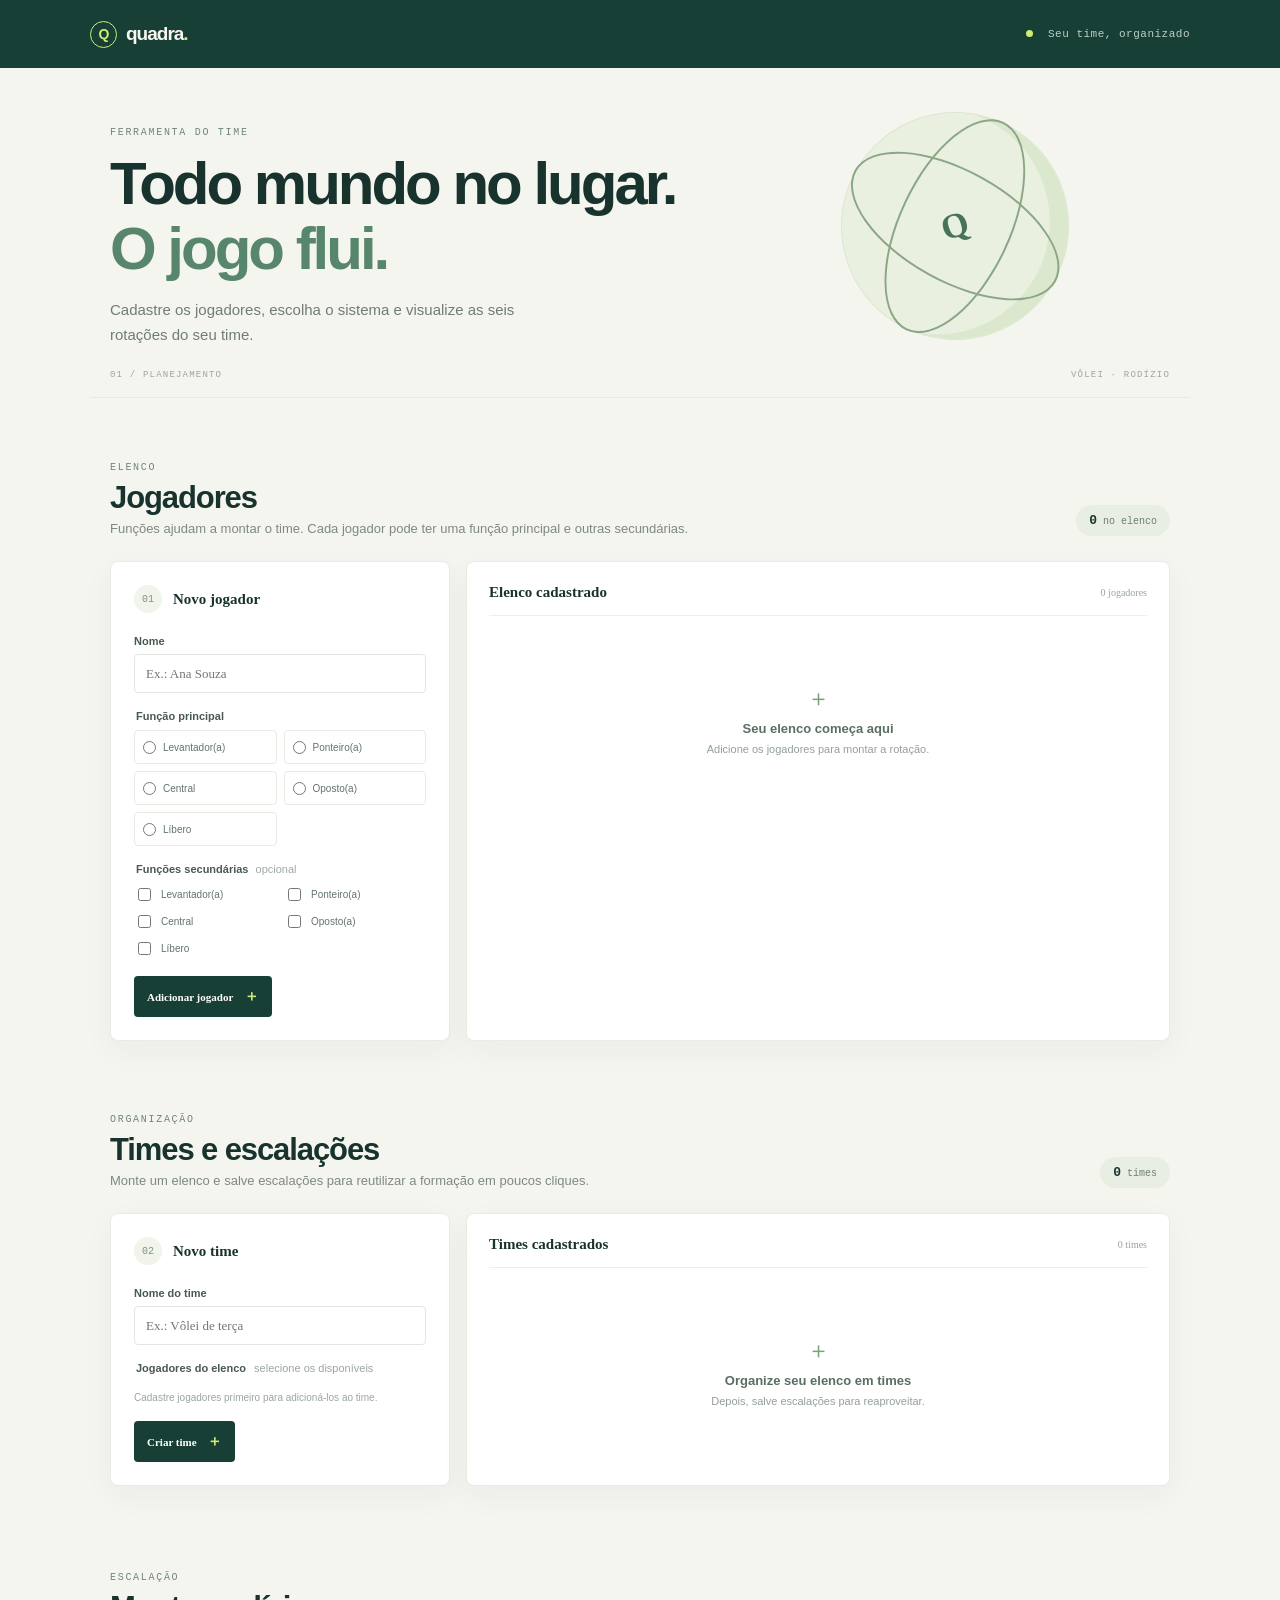
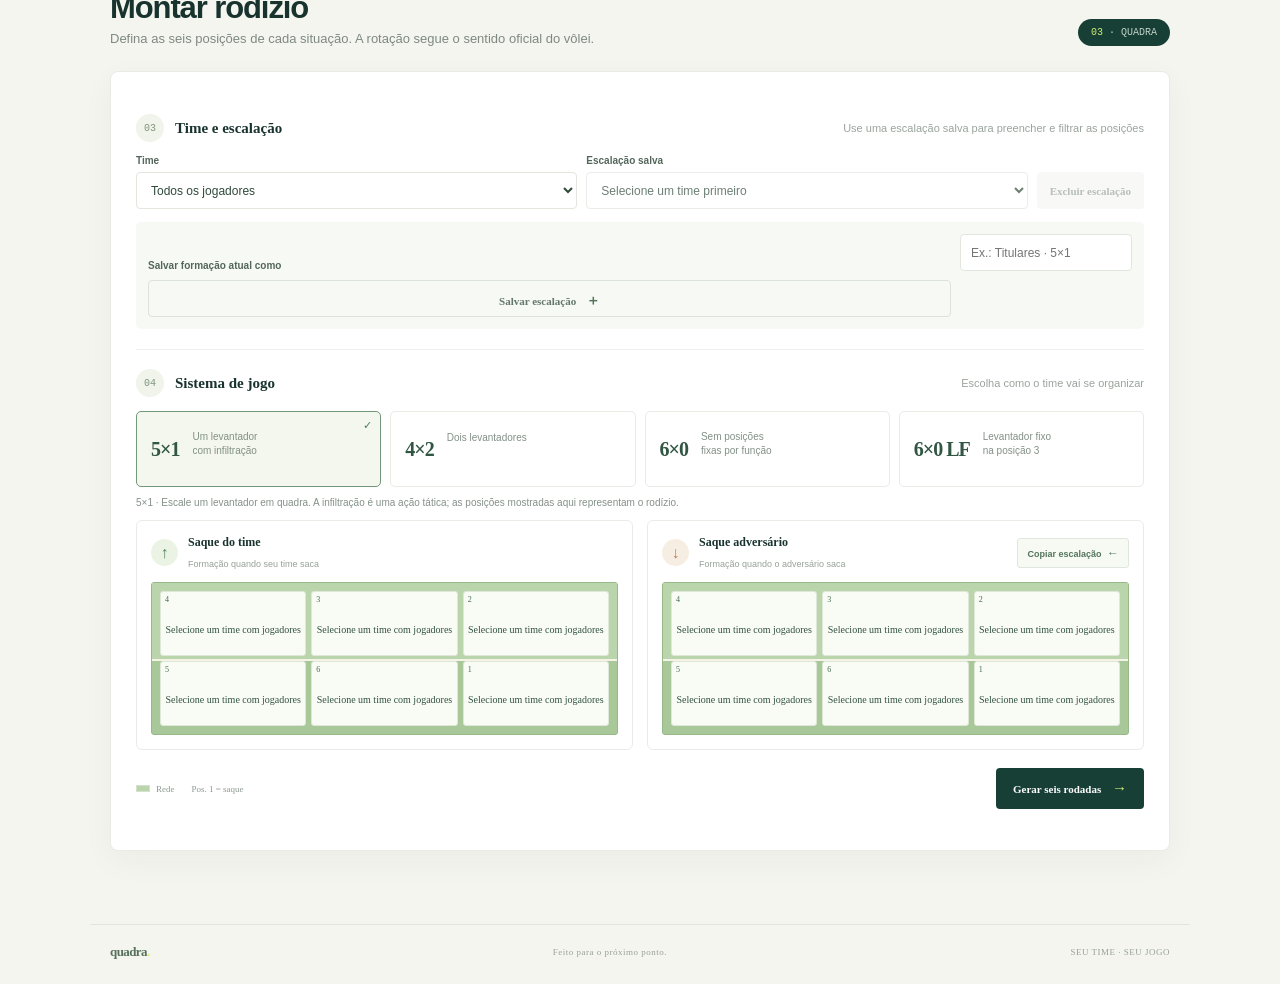
<file: index.html>
<!doctype html>
<html lang="pt-BR">
<head>
  <meta charset="utf-8">
  <meta name="viewport" content="width=device-width, initial-scale=1">
  <meta name="theme-color" content="#102c27">
  <title>Quadra — Rodízio de vôlei</title>
  <link rel="stylesheet" href="styles.css">
</head>
<body>
  <header class="topbar">
    <a class="brand" href="#inicio" aria-label="Quadra, início"><span class="brand-mark">Q</span><span>quadra<span class="brand-dot">.</span></span></a>
    <div class="topbar-note"><span class="live-dot"></span> Seu time, organizado</div>
  </header>

  <main id="inicio">
    <section class="hero">
      <div class="hero-copy">
        <span class="eyebrow">FERRAMENTA DO TIME</span>
        <h1>Todo mundo no lugar.<br><em>O jogo flui.</em></h1>
        <p>Cadastre os jogadores, escolha o sistema e visualize as seis rotações do seu time.</p>
      </div>
      <div class="hero-ball" aria-hidden="true"><span>Q</span></div>
      <div class="hero-foot"><span>01 / PLANEJAMENTO</span><span>VÔLEI · RODÍZIO</span></div>
    </section>

    <section class="section players-section" id="jogadores">
      <div class="section-heading">
        <div><span class="eyebrow">ELENCO</span><h2>Jogadores</h2><p>Funções ajudam a montar o time. Cada jogador pode ter uma função principal e outras secundárias.</p></div>
        <span class="count-pill"><b id="player-count">0</b> no elenco</span>
      </div>
      <div class="players-layout">
        <form id="player-form" class="panel player-form">
          <div class="panel-title"><span class="step-number">01</span><h3 id="form-title">Novo jogador</h3></div>
          <label for="player-name">Nome</label>
          <input id="player-name" name="name" type="text" maxlength="40" placeholder="Ex.: Ana Souza" required>
          <fieldset class="primary-field"><legend>Função principal</legend>
            <div class="primary-role-grid">
              <label class="role-option"><input type="radio" name="primary" value="Levantador(a)" required><span>Levantador(a)</span></label>
              <label class="role-option"><input type="radio" name="primary" value="Ponteiro(a)" required><span>Ponteiro(a)</span></label>
              <label class="role-option"><input type="radio" name="primary" value="Central" required><span>Central</span></label>
              <label class="role-option"><input type="radio" name="primary" value="Oposto(a)" required><span>Oposto(a)</span></label>
              <label class="role-option"><input type="radio" name="primary" value="Líbero" required><span>Líbero</span></label>
            </div>
          </fieldset>
          <fieldset class="secondary-field"><legend>Funções secundárias <span>opcional</span></legend>
            <div class="check-grid">
              <label class="check-option"><input type="checkbox" name="secondary" value="Levantador(a)"><span>Levantador(a)</span></label>
              <label class="check-option"><input type="checkbox" name="secondary" value="Ponteiro(a)"><span>Ponteiro(a)</span></label>
              <label class="check-option"><input type="checkbox" name="secondary" value="Central"><span>Central</span></label>
              <label class="check-option"><input type="checkbox" name="secondary" value="Oposto(a)"><span>Oposto(a)</span></label>
              <label class="check-option"><input type="checkbox" name="secondary" value="Líbero"><span>Líbero</span></label>
            </div>
          </fieldset>
          <div class="form-actions"><button class="button button-primary" type="submit" id="save-player">Adicionar jogador <span>＋</span></button><button class="button button-quiet hidden" id="cancel-edit" type="button">Cancelar</button></div>
        </form>
        <div class="roster panel"><div class="roster-head"><h3>Elenco cadastrado</h3><span id="roster-total">0 jogadores</span></div><div id="player-list" class="player-list"></div><div id="empty-roster" class="empty-state"><span class="empty-icon">＋</span><b>Seu elenco começa aqui</b><span>Adicione os jogadores para montar a rotação.</span></div></div>
      </div>
    </section>

    <section class="section teams-section" id="times">
      <div class="section-heading">
        <div><span class="eyebrow">ORGANIZAÇÃO</span><h2>Times e escalações</h2><p>Monte um elenco e salve escalações para reutilizar a formação em poucos cliques.</p></div>
        <span class="count-pill"><b id="team-count">0</b> times</span>
      </div>
      <div class="players-layout">
        <form id="team-form" class="panel player-form">
          <div class="panel-title"><span class="step-number">02</span><h3 id="team-form-title">Novo time</h3></div>
          <label for="team-name">Nome do time</label>
          <input id="team-name" type="text" maxlength="40" placeholder="Ex.: Vôlei de terça" required>
          <fieldset class="team-members-field"><legend>Jogadores do elenco <span>selecione os disponíveis</span></legend><div id="team-player-list" class="team-player-list"></div><p id="no-players-hint" class="small-hint">Cadastre jogadores primeiro para adicioná-los ao time.</p></fieldset>
          <div class="form-actions"><button class="button button-primary" type="submit" id="save-team">Criar time <span>＋</span></button><button class="button button-quiet hidden" id="cancel-team-edit" type="button">Cancelar</button></div>
        </form>
        <div class="roster panel"><div class="roster-head"><h3>Times cadastrados</h3><span id="team-total">0 times</span></div><div id="team-list" class="team-list"></div><div id="empty-teams" class="empty-state"><span class="empty-icon">＋</span><b>Organize seu elenco em times</b><span>Depois, salve escalações para reaproveitar.</span></div></div>
      </div>
    </section>

    <section class="section rotation-section" id="rodizio">
      <div class="section-heading">
        <div><span class="eyebrow">ESCALAÇÃO</span><h2>Montar rodízio</h2><p>Defina as seis posições de cada situação. A rotação segue o sentido oficial do vôlei.</p></div>
        <span class="count-pill count-dark">03 <span>· QUADRA</span></span>
      </div>
      <div class="panel setup-panel">
        <div class="selection-panel">
          <div class="system-head"><div class="panel-title"><span class="step-number">03</span><h3>Time e escalação</h3></div><span class="helper">Use uma escalação salva para preencher e filtrar as posições</span></div>
          <div class="selection-controls">
            <label for="active-team">Time<select id="active-team"><option value="">Todos os jogadores</option></select></label>
            <label for="active-lineup">Escalação salva<select id="active-lineup"><option value="">Elenco completo do time</option></select></label>
            <button id="delete-saved-lineup" class="button button-quiet" type="button" disabled>Excluir escalação</button>
          </div>
          <form id="save-lineup-form" class="save-lineup-form"><label for="saved-lineup-name">Salvar formação atual como</label><input id="saved-lineup-name" type="text" maxlength="40" placeholder="Ex.: Titulares · 5×1"><button class="button button-outline" type="submit">Salvar escalação <span>＋</span></button></form>
        </div>
        <div class="system-head"><div class="panel-title"><span class="step-number">04</span><h3>Sistema de jogo</h3></div><span class="helper">Escolha como o time vai se organizar</span></div>
        <div class="systems" role="radiogroup" aria-label="Sistema de jogo">
          <label class="system-card selected"><input type="radio" name="system" value="5x1" checked><span class="system-name">5×1</span><span class="system-desc">Um levantador<br>com infiltração</span><span class="system-check">✓</span></label>
          <label class="system-card"><input type="radio" name="system" value="4x2"><span class="system-name">4×2</span><span class="system-desc">Dois levantadores</span><span class="system-check">✓</span></label>
          <label class="system-card"><input type="radio" name="system" value="6x0"><span class="system-name">6×0</span><span class="system-desc">Sem posições<br>fixas por função</span><span class="system-check">✓</span></label>
          <label class="system-card"><input type="radio" name="system" value="6x0 LF"><span class="system-name">6×0 LF</span><span class="system-desc">Levantador fixo<br>na posição 3</span><span class="system-check">✓</span></label>
        </div>
        <div class="system-hint" id="system-hint"></div>
        <div class="lineup-grid">
          <div class="lineup-block"><div class="lineup-heading"><span class="serve-icon own">↑</span><div><h4>Saque do time</h4><span>Formação quando seu time saca</span></div></div><div class="court" id="court-own" aria-label="Formação do saque do time"></div></div>
          <div class="lineup-block"><div class="lineup-heading"><span class="serve-icon receive">↓</span><div><h4>Saque adversário</h4><span>Formação quando o adversário saca</span></div><button id="copy-lineup" class="copy-lineup" type="button" title="Copiar as posições do saque do time">Copiar escalação <span>←</span></button></div><div class="court" id="court-receive" aria-label="Formação do saque adversário"></div></div>
        </div>
        <div class="setup-footer"><div class="court-key"><span><i class="front-key"></i> Rede</span><span>Pos. 1 = saque</span></div><button id="generate" class="button button-primary button-generate">Gerar seis rodadas <span>→</span></button></div>
        <p class="validation-message" id="validation-message" role="status"></p>
      </div>
    </section>

    <section class="section results-section hidden" id="resultados">
      <div class="section-heading result-heading"><div><span class="eyebrow">MAPA DE JOGO</span><h2>As seis rodadas</h2><p id="result-subtitle">Confira a posição de cada jogador em cada rodada.</p></div><button id="clear-results" class="button button-outline">Limpar escalação</button></div>
      <div class="results-tabs" role="tablist"><button class="result-tab active" data-side="own" role="tab">Saque do time</button><button class="result-tab" data-side="receive" role="tab">Saque adversário</button></div>
      <div class="substitution-panel">
        <div class="substitution-heading"><div><h3>Planejar substituições</h3><p>O titular e seu reserva formam um par. O titular pode voltar uma vez, somente no lugar do mesmo reserva.</p></div><span class="substitution-count"><b id="substitution-count">0</b> / 8 trocas</span></div>
        <form id="substitution-form" class="substitution-form">
          <label for="substitution-round">Rodada<select id="substitution-round"><option value="1">R1</option><option value="2">R2</option><option value="3">R3</option><option value="4">R4</option><option value="5">R5</option><option value="6">R6</option></select></label>
          <label for="substitution-out">Quem sai<select id="substitution-out"><option value="">Escolha um jogador</option></select></label>
          <label for="substitution-in">Quem entra<select id="substitution-in"><option value="">Escolha um reserva</option></select></label>
          <button class="button button-primary" type="submit">Registrar troca <span>＋</span></button>
        </form>
        <p id="substitution-message" class="substitution-message" role="status"></p>
        <div id="substitution-list" class="substitution-list"></div>
      </div>
      <div class="rotation-cards" id="rotation-cards"></div>
      <div class="rotation-note"><span>↻</span><p>Ao conquistar o saque, o time roda uma posição no sentido horário. A posição 1 fica no fundo à direita; a rede fica entre as posições 2, 3 e 4.</p></div>
    </section>
    <footer><span class="brand-small">quadra<span class="brand-dot">.</span></span><span>Feito para o próximo ponto.</span><span>SEU TIME · SEU JOGO</span></footer>
  </main>
  <script src="app.js"></script>
</body>
</html>
</file>
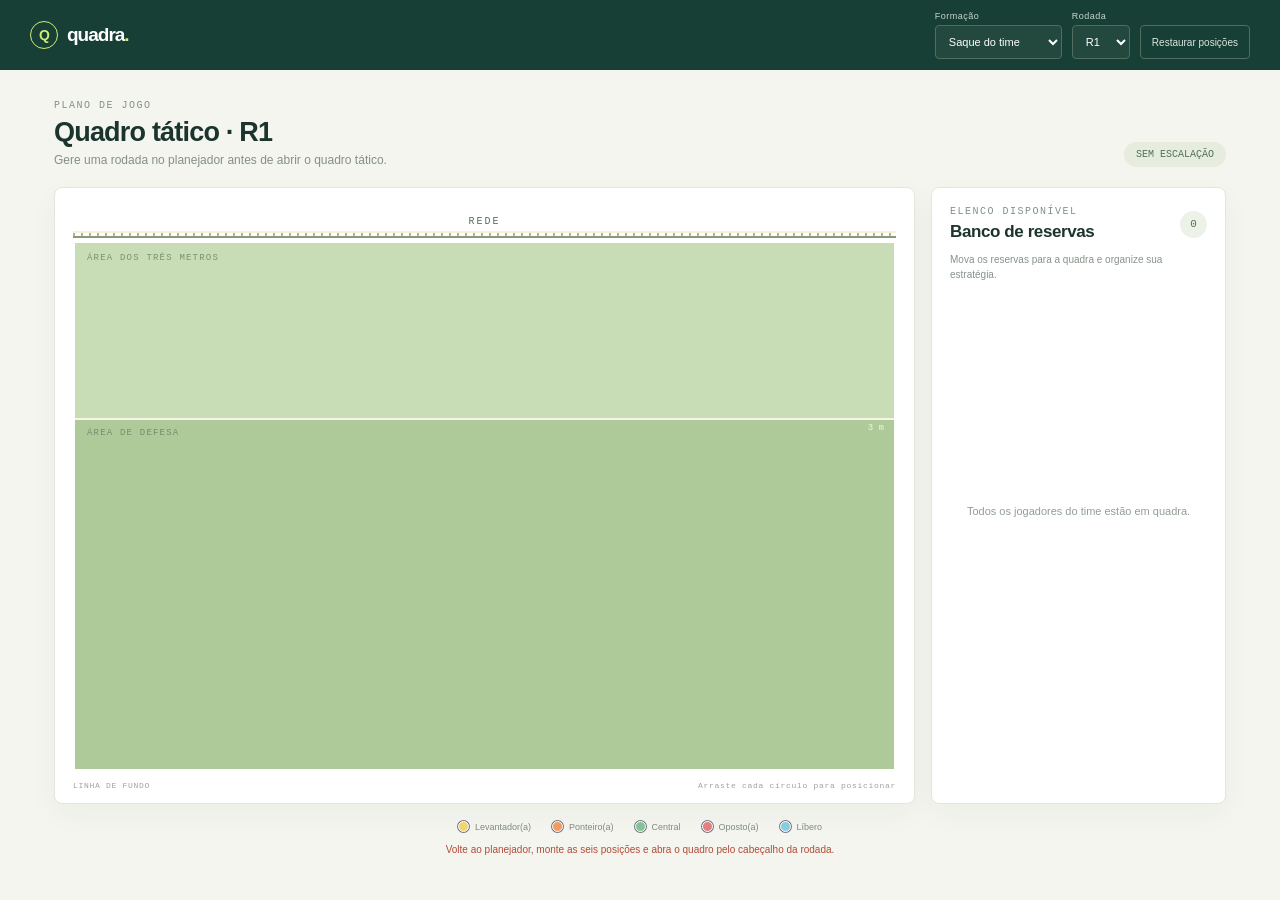
<file: quadro-tatico.html>
<!doctype html>
<html lang="pt-BR">
<head>
  <meta charset="utf-8">
  <meta name="viewport" content="width=device-width, initial-scale=1, viewport-fit=cover">
  <meta name="theme-color" content="#102c27">
  <title>Quadro tático · Quadra</title>
  <link rel="stylesheet" href="quadro-tatico.css">
</head>
<body>
  <header class="tactical-header">
    <a class="brand" href="index.html"><span class="brand-mark">Q</span><span>quadra<span class="brand-dot">.</span></span></a>
    <div class="tactical-controls">
      <label for="tactical-side">Formação<select id="tactical-side"><option value="own">Saque do time</option><option value="receive">Saque adversário</option></select></label>
      <label for="tactical-round">Rodada<select id="tactical-round"><option value="1">R1</option><option value="2">R2</option><option value="3">R3</option><option value="4">R4</option><option value="5">R5</option><option value="6">R6</option></select></label>
      <button id="reset-layout" class="reset-layout" type="button">Restaurar posições</button>
    </div>
  </header>
  <main class="tactical-main">
    <section class="board-heading">
      <div><span class="eyebrow">PLANO DE JOGO</span><h1 id="board-title">Quadro tático · R1</h1><p id="board-subtitle">Arraste os jogadores para organizar o time.</p></div>
      <span class="system-pill" id="system-pill">—</span>
    </section>
    <div class="board-layout">
      <section class="court-panel" aria-label="Quadra tática">
        <div class="net"><span>REDE</span><i aria-hidden="true"></i></div>
        <div class="half-court" id="half-court">
          <div class="three-meter-area"><span>ÁREA DOS TRÊS METROS</span></div>
          <div class="defense-area"><span>ÁREA DE DEFESA</span></div>
          <div class="three-meter-line"><span>3 m</span></div>
          <div class="court-players" id="court-players" aria-label="Jogadores em quadra"></div>
        </div>
        <div class="court-footer"><span>LINHA DE FUNDO</span><span>Arraste cada círculo para posicionar</span></div>
      </section>
      <aside class="bench-panel" id="bench-panel" aria-label="Banco de reservas">
        <div class="bench-heading"><div><span class="eyebrow">ELENCO DISPONÍVEL</span><h2>Banco de reservas</h2></div><span class="bench-count" id="bench-count">0</span></div>
        <p class="bench-help">Mova os reservas para a quadra e organize sua estratégia.</p>
        <div class="bench-list" id="bench-list"></div>
        <div id="empty-bench" class="bench-empty hidden">Todos os jogadores do time estão em quadra.</div>
      </aside>
    </div>
    <div class="board-legend"><span><i class="legend-dot role-setter"></i> Levantador(a)</span><span><i class="legend-dot role-outside"></i> Ponteiro(a)</span><span><i class="legend-dot role-middle"></i> Central</span><span><i class="legend-dot role-opposite"></i> Oposto(a)</span><span><i class="legend-dot role-libero"></i> Líbero</span></div>
    <p id="board-status" class="board-status" role="status"></p>
  </main>
  <script src="quadro-tatico.js"></script>
</body>
</html>
</file>
<file: styles.css>
:root{--ink:#18332e;--green:#173f35;--green2:#2f765d;--lime:#cfed76;--paper:#f5f5ef;--white:#fff;--muted:#77847d;--line:#e7e9e2;--orange:#e29a59;--shadow:0 10px 32px #18332e0b}*{box-sizing:border-box}html{scroll-behavior:smooth}body{margin:0;background:var(--paper);color:var(--ink);font-family:'DM Sans',sans-serif;font-size:15px}.topbar{height:68px;padding:0 max(calc((100vw - 1100px)/2),28px);display:flex;align-items:center;justify-content:space-between;background:var(--green);color:#f8f8f0}.brand{display:flex;align-items:center;gap:9px;color:inherit;text-decoration:none;font:800 19px Manrope,sans-serif;letter-spacing:-1px}.brand-mark{width:27px;height:27px;border:1.5px solid var(--lime);border-radius:50%;display:grid;place-items:center;color:var(--lime);font-size:14px}.brand-dot{color:var(--lime)}.topbar-note{font:11px 'DM Mono',monospace;letter-spacing:.5px;color:#bed0c7}.live-dot{display:inline-block;width:7px;height:7px;background:var(--lime);border-radius:50%;margin-right:8px}.hero{position:relative;max-width:1100px;margin:0 auto;min-height:330px;padding:59px 20px 42px;overflow:hidden;border-bottom:1px solid var(--line)}.eyebrow{display:block;color:#708578;font:500 10px 'DM Mono',monospace;letter-spacing:1.7px}.hero h1{font:700 clamp(39px,6vw,60px)/1.08 Manrope,sans-serif;letter-spacing:-3px;margin:14px 0 15px;color:var(--ink)}.hero h1 em{font-style:normal;color:#57866c}.hero p{max-width:455px;color:#6f7d76;line-height:1.7;margin:0;font-size:15px}.hero-ball{position:absolute;right:11%;top:44px;width:228px;height:228px;border-radius:50%;background:#eaf0df;border:1px solid #dce7ce;display:grid;place-items:center;transform:rotate(-18deg);box-shadow:inset -16px -10px 0 #dce8ce}.hero-ball:before,.hero-ball:after{content:'';position:absolute;width:100%;height:48%;border:2px solid #8aa685;border-radius:50%;transform:rotate(47deg)}.hero-ball:after{transform:rotate(-47deg)}.hero-ball span{font:800 35px Manrope;color:#477358;z-index:1}.hero-foot{position:absolute;bottom:17px;left:20px;right:20px;display:flex;justify-content:space-between;color:#9aa69e;font:9px 'DM Mono',monospace;letter-spacing:1.2px}.section{max-width:1100px;margin:0 auto;padding:64px 20px 18px}.section-heading{display:flex;align-items:flex-end;justify-content:space-between;margin-bottom:25px}.section-heading h2{font:700 31px Manrope,sans-serif;letter-spacing:-1.1px;margin:7px 0 5px}.section-heading p{margin:0;color:#7d8982;font-size:13px}.count-pill{background:#e9eee5;border-radius:20px;padding:8px 13px;color:#6c7f71;font:10px 'DM Mono',monospace}.count-pill b{color:var(--ink);font-size:13px}.players-layout{display:grid;grid-template-columns:340px 1fr;gap:16px}.panel{background:white;border:1px solid #e9ebe5;border-radius:8px;box-shadow:var(--shadow)}.player-form{padding:23px}.panel-title{display:flex;align-items:center;gap:11px;margin-bottom:22px}.step-number{font:10px 'DM Mono',monospace;color:#80957e;background:#f0f4eb;border-radius:50%;width:28px;height:28px;display:grid;place-items:center}.panel-title h3,.roster-head h3{font:700 15px Manrope;margin:0}.player-form>label{display:block;font-size:11px;font-weight:700;margin:0 0 7px;color:#485a50}.player-form>input,.player-form>select{width:100%;height:39px;border:1px solid #e2e6df;border-radius:4px;background:#fff;padding:0 11px;font:13px 'DM Sans';color:#253e33;margin-bottom:17px;outline:none}.player-form input:focus,.player-form select:focus{border-color:#70a07b;box-shadow:0 0 0 3px #70a07b1a}.secondary-field{border:0;margin:0 0 18px;padding:0}.secondary-field legend{font-size:11px;font-weight:700;color:#485a50;margin-bottom:10px}.secondary-field legend span{font-weight:400;color:#a0aaa2;margin-left:4px}.check-grid{display:grid;grid-template-columns:1fr 1fr;gap:8px}.check-option{display:flex;align-items:center;gap:7px;font-size:10px;color:#63746a}.check-option input{accent-color:#3d7558}.form-actions{display:flex;gap:7px;align-items:center}.button{border:0;border-radius:4px;padding:11px 13px;cursor:pointer;font:600 11px 'DM Sans';transition:transform .15s,background .15s}.button:hover{transform:translateY(-1px)}.button-primary{background:var(--green);color:#fff}.button-primary:hover{background:#235747}.button-primary span{font-size:15px;margin-left:8px;color:var(--lime)}.button-quiet{background:#f0f2ed;color:#617268}.roster{padding:22px;min-height:260px}.roster-head{display:flex;align-items:center;justify-content:space-between;border-bottom:1px solid #edf0ea;padding-bottom:14px}.roster-head>span{font:10px 'DM Mono';color:#98a49b}.player-list{display:grid;grid-template-columns:1fr 1fr;gap:8px;padding-top:14px}.player-card{display:flex;align-items:center;gap:11px;padding:11px;border:1px solid #edf0ea;border-radius:5px;min-width:0}.player-avatar{width:34px;height:34px;border-radius:50%;background:#eef3e8;color:#4b7657;display:grid;place-items:center;font:700 12px Manrope;flex:none}.player-details{min-width:0;flex:1}.player-name{font-size:12px;font-weight:700;white-space:nowrap;overflow:hidden;text-overflow:ellipsis}.player-roles{color:#87948a;font-size:10px;margin-top:3px;white-space:nowrap;overflow:hidden;text-overflow:ellipsis}.player-actions{display:flex;gap:3px}.icon-button{border:0;background:transparent;color:#9ba69e;cursor:pointer;font-size:14px;padding:4px}.icon-button:hover{color:#3d7659}.empty-state{min-height:178px;display:flex;align-items:center;justify-content:center;flex-direction:column;gap:7px;color:#94a096;font-size:11px}.empty-state b{font-size:13px;color:#5a6f61}.empty-icon{font-size:23px;color:#79a176}.rotation-section{padding-top:68px}.count-dark{background:var(--green);color:var(--lime)}.count-dark span{color:#c2d2c8}.setup-panel{padding:25px}.system-head{display:flex;justify-content:space-between;align-items:center;margin-bottom:14px}.system-head .panel-title{margin:0}.helper{font-size:11px;color:#99a49c}.systems{display:grid;grid-template-columns:repeat(4,1fr);gap:9px}.system-card{position:relative;display:grid;grid-template-columns:auto 1fr;align-items:center;column-gap:13px;padding:13px 14px;border:1px solid #e8ece5;border-radius:5px;cursor:pointer;min-height:76px;transition:.15s}.system-card:hover{border-color:#9cbaa0}.system-card.selected{background:#f4f7ed;border-color:#739779}.system-card input{position:absolute;opacity:0;pointer-events:none}.system-name{grid-row:span 2;font:700 20px Manrope;letter-spacing:-1px;color:#315643}.system-desc{font-size:10px;color:#839087;line-height:1.45}.system-check{display:none;position:absolute;right:8px;top:7px;color:#4b805c;font-size:11px}.system-card.selected .system-check{display:block}.system-hint{min-height:33px;padding:10px 0 3px;color:#849188;font-size:10px}.lineup-grid{display:grid;grid-template-columns:1fr 1fr;gap:14px}.lineup-block{border:1px solid #e9ece6;border-radius:6px;padding:14px}.lineup-heading{display:flex;align-items:center;gap:10px;margin-bottom:12px}.serve-icon{width:27px;height:27px;border-radius:50%;display:grid;place-items:center;font-size:16px}.serve-icon.own{background:#ebf4e4;color:#4f8057}.serve-icon.receive{background:#f7eee3;color:#bb8051}.lineup-heading h4{font:700 12px Manrope;margin:0 0 3px}.lineup-heading>div>span{font-size:9px;color:#97a198}.court{display:grid;grid-template-columns:repeat(3,minmax(0,1fr));grid-template-rows:repeat(2,65px);gap:5px;padding:8px;background:#a9c89a;border:1px solid #97b987;border-radius:3px;position:relative;isolation:isolate}.court:before{content:'';position:absolute;inset:0 0 50%;background:#bad4ac;z-index:-1}.court:after{content:'';position:absolute;left:0;right:0;top:50%;border-top:2px solid #f4f3e5;z-index:1}.position-slot{position:relative;min-width:0;z-index:2}.position-slot label{position:absolute;left:5px;top:4px;color:#466b4d;font:8px 'DM Mono';pointer-events:none}.position-slot select{width:100%;height:100%;padding:14px 4px 3px;border:1px solid #dfe8d8;border-radius:3px;background:#f9fbf5;color:#31523e;font:10px 'DM Sans';outline:none;appearance:none;text-align:center;text-overflow:ellipsis}.position-slot select:focus{border-color:#507a54}.position-slot.fixed select{background:#f0e9ca;border-color:#d6c989}.slot-lock{position:absolute;right:3px;top:3px;font-size:8px;color:#a38939}.court-key{display:flex;gap:17px;color:#8c9990;font:9px 'DM Mono'}.court-key>span{display:flex;align-items:center;gap:6px}.front-key{display:inline-block;width:14px;height:7px;background:#bad4ac;border:1px solid #d4e2cd}.setup-footer{display:flex;justify-content:space-between;align-items:center;padding-top:18px}.button-generate{padding:12px 17px}.validation-message{margin:0;color:#b54d37;font-size:11px;min-height:16px;text-align:right}.results-section{padding-top:63px}.result-heading{align-items:center}.button-outline{border:1px solid #dce3da;background:transparent;color:#63766a}.results-tabs{display:flex;gap:4px;border-bottom:1px solid #dde4dc;margin-bottom:17px}.result-tab{background:transparent;border:0;padding:10px 15px;color:#8c9990;font:600 11px 'DM Sans';cursor:pointer;border-bottom:2px solid transparent}.result-tab.active{color:#315841;border-color:#598265}.rotation-cards{display:grid;grid-template-columns:repeat(3,1fr);gap:12px}.rotation-card{background:#fff;border:1px solid #e8ece5;border-radius:6px;padding:14px;box-shadow:var(--shadow)}.rotation-card.current{border-color:#8cab7a}.rotation-card-head{display:flex;align-items:center;justify-content:space-between;margin-bottom:10px}.rotation-card-head h3{margin:0;font:700 12px Manrope}.rotation-badge{font:9px 'DM Mono';color:#718778;background:#f0f4ec;padding:5px 7px;border-radius:12px}.mini-court{display:grid;grid-template-columns:repeat(3,1fr);grid-template-rows:repeat(2,58px);gap:4px;background:#a9c89a;padding:6px;border-radius:3px;position:relative}.mini-court:before{content:'';position:absolute;left:0;right:0;top:0;height:50%;background:#bad4ac}.mini-court:after{content:'';position:absolute;left:0;right:0;top:50%;border-top:2px solid #f4f3e5}.mini-slot{position:relative;z-index:1;background:#f9fbf5;border:1px solid #e0e8d9;border-radius:2px;padding:5px 3px 3px;text-align:center;min-width:0;display:flex;flex-direction:column;justify-content:center}.mini-slot.fixed{background:#f0e9ca}.mini-slot b{font:8px 'DM Mono';color:#648165;position:absolute;top:2px;left:4px}.mini-slot span{font-size:9px;font-weight:600;color:#365641;white-space:nowrap;overflow:hidden;text-overflow:ellipsis;padding-top:6px}.mini-slot small{font-size:8px;color:#89968a;white-space:nowrap;overflow:hidden;text-overflow:ellipsis}.rotation-note{display:flex;gap:10px;align-items:center;padding:12px 15px;margin-top:15px;background:#edf2e8;border-radius:4px;color:#79877d}.rotation-note>span{font-size:19px;color:#588161}.rotation-note p{font-size:10px;line-height:1.5;margin:0}.hidden{display:none!important}footer{max-width:1100px;margin:55px auto 0;padding:19px 20px 24px;border-top:1px solid #e0e5dd;display:flex;align-items:center;justify-content:space-between;color:#97a198;font:9px 'DM Mono';letter-spacing:.5px}.brand-small{font:800 13px Manrope;color:#56705c;letter-spacing:-.6px}
@media(max-width:800px){.hero-ball{right:4%;opacity:.55;width:180px;height:180px;top:75px}.players-layout{grid-template-columns:1fr}.systems{grid-template-columns:repeat(2,1fr)}.lineup-grid{grid-template-columns:1fr}.rotation-cards{grid-template-columns:repeat(2,1fr)}}@media(max-width:520px){.topbar{padding:0 18px}.hero{padding:49px 18px 48px;min-height:300px}.hero h1{font-size:42px}.hero-ball{width:126px;height:126px;right:-18px;top:116px;opacity:.34}.hero-foot{left:18px;right:18px;font-size:8px}.section{padding:49px 14px 10px}.section-heading{align-items:flex-start;gap:12px}.section-heading h2{font-size:26px}.section-heading p{max-width:290px;font-size:12px;line-height:1.5}.count-pill{white-space:nowrap;margin-top:14px}.player-list{grid-template-columns:1fr}.system-head{align-items:flex-start;gap:8px;flex-direction:column}.systems{gap:6px}.system-card{padding:11px 9px;column-gap:8px}.system-name{font-size:18px}.system-desc{font-size:9px}.setup-panel{padding:16px 12px}.lineup-block{padding:10px}.court{grid-template-rows:repeat(2,57px);gap:3px;padding:6px}.position-slot select{font-size:9px}.setup-footer{align-items:flex-start;gap:12px;flex-direction:column}.button-generate{width:100%}.rotation-cards{grid-template-columns:1fr 1fr;gap:7px}.rotation-card{padding:8px}.mini-court{grid-template-rows:repeat(2,49px);gap:3px;padding:4px}.mini-slot span{font-size:8px}.mini-slot small{font-size:7px}.result-heading{flex-direction:column;align-items:flex-start}.result-heading .button{align-self:flex-end}.rotation-note{align-items:flex-start}footer{margin-top:40px;padding:17px 14px;gap:10px;font-size:7px}}
.copy-lineup{margin-left:auto;white-space:nowrap;border:1px solid #dfe7dc;background:#f7f9f3;color:#53745c;border-radius:3px;padding:7px 9px;font:600 9px 'DM Sans',sans-serif;cursor:pointer}.copy-lineup:hover{background:#edf3e8;border-color:#a9c2a5}.copy-lineup span{font-size:12px;margin-left:3px}
.primary-field{border:0;margin:0 0 17px;padding:0}.primary-field legend{font-size:11px;font-weight:700;color:#485a50;margin-bottom:8px}.primary-role-grid{display:grid;grid-template-columns:1fr 1fr;gap:7px}.role-option{display:flex;align-items:center;gap:7px;min-height:34px;padding:6px 8px;border:1px solid #e7ebe4;border-radius:4px;color:#63746a;font-size:10px;cursor:pointer;transition:.15s}.role-option:has(input:checked){border-color:#86a884;background:#f2f6ed;color:#365d43}.role-option input{margin:0;accent-color:#477953;flex:none}.role-option:focus-within{outline:2px solid #8db38a;outline-offset:1px}
.substitution-panel{margin:0 0 18px;padding:16px;background:#f7f9f4;border:1px solid #e8ece5;border-radius:6px}.substitution-heading{display:flex;justify-content:space-between;align-items:flex-start;gap:14px}.substitution-heading h3{margin:0 0 5px;font:700 13px Manrope,sans-serif}.substitution-heading p{max-width:590px;margin:0;color:#849188;font-size:10px;line-height:1.5}.substitution-count{white-space:nowrap;padding:6px 9px;border-radius:12px;background:#edf2e8;color:#728274;font:9px 'DM Mono',monospace}.substitution-count b{color:#315841}.substitution-form{display:grid;grid-template-columns:74px 1fr 1fr auto;gap:8px;align-items:end;margin-top:13px}.substitution-form label{display:flex;flex-direction:column;gap:5px;color:#53665a;font-size:10px;font-weight:700}.substitution-form select{height:36px;min-width:0;border:1px solid #e2e6df;border-radius:4px;background:#fff;padding:0 8px;color:#304a3a;font:11px 'DM Sans',sans-serif}.substitution-form .button{height:36px;white-space:nowrap}.substitution-form .button:disabled{opacity:.45;cursor:not-allowed;transform:none}.substitution-message{min-height:14px;margin:8px 0 0;color:#b54d37;font-size:10px}.substitution-list{display:flex;flex-wrap:wrap;gap:6px}.substitution-item{display:flex;align-items:center;gap:7px;padding:6px 8px;background:#fff;border:1px solid #e7ebe4;border-radius:4px;color:#627469;font-size:9px}.substitution-item b{color:#315841;font-family:'DM Mono',monospace}.substitution-item button{border:0;background:transparent;color:#9aa69e;padding:0 2px;font-size:13px;cursor:pointer}.substitution-item button:hover{color:#b54d37}@media(max-width:640px){.substitution-panel{padding:12px}.substitution-heading{flex-direction:column}.substitution-form{grid-template-columns:64px 1fr 1fr}.substitution-form .button{grid-column:1/-1;width:100%}}
.mini-slot.has-substitution{background:#f3f7ed;border-color:#91ab7f}.mini-slot .mini-swap{display:flex;flex-direction:column;align-items:center;justify-content:center;gap:0;min-width:0;padding:7px 0 0;line-height:1.05}.mini-slot .mini-swap .player-out,.mini-slot .mini-swap .player-in{display:block;max-width:100%;overflow:hidden;text-overflow:ellipsis;white-space:nowrap;padding:0}.mini-slot .mini-swap .player-out{font-size:8px;font-weight:500;color:#7e8b80;opacity:.42;text-decoration:line-through}.mini-slot .mini-swap .swap-arrow{font-size:8px;line-height:8px;color:#8ba178}.mini-slot .mini-swap .player-in{font-size:9px;font-weight:700;color:#2f765d}.mini-slot .substitution-label{font:6px 'DM Mono',monospace;color:#78916e;letter-spacing:.2px;white-space:nowrap;overflow:hidden;text-overflow:ellipsis}.mini-slot.fixed.has-substitution{background:#f2edda;border-color:#d4c88c}@media(max-width:520px){.mini-slot .mini-swap .player-out{font-size:7px}.mini-slot .mini-swap .player-in{font-size:8px}.mini-slot .substitution-label{font-size:5px}}
.rotation-card-head{gap:8px}.rotation-title{display:flex;align-items:center;gap:7px;min-width:0}.tactical-open{display:inline-flex;align-items:center;gap:5px;white-space:nowrap;border:1px solid #dfe7dc;border-radius:4px;background:#f7f9f3;color:#4e7359;text-decoration:none;padding:6px 8px;font:600 9px 'DM Sans',sans-serif}.tactical-open:hover{background:#edf3e8;border-color:#a9c2a5}.tactical-open span{font-size:12px;color:#6d9267}@media(max-width:520px){.rotation-card-head{align-items:flex-start;flex-direction:column}.tactical-open{align-self:flex-end;padding:5px 7px;font-size:8px}}
.teams-section{padding-top:55px}.team-members-field{border:0;margin:0 0 18px;padding:0}.team-members-field legend{font-size:11px;font-weight:700;color:#485a50;margin-bottom:10px}.team-members-field legend span{font-weight:400;color:#9aa69e;margin-left:5px}.team-player-list{display:grid;grid-template-columns:1fr 1fr;gap:7px;max-height:190px;overflow:auto}.team-player-option{display:flex;align-items:center;gap:7px;padding:7px;border:1px solid #edf0ea;border-radius:4px;font-size:10px;color:#617268;min-width:0}.team-player-option input{accent-color:#3d7558}.team-player-option span{white-space:nowrap;overflow:hidden;text-overflow:ellipsis}.small-hint{color:#9aa69e;font-size:10px;margin:8px 0 0}.team-card{display:flex;align-items:center;gap:10px;padding:11px;border:1px solid #edf0ea;border-radius:5px}.team-card+.team-card{margin-top:8px}.team-card.active{border-color:#85a582;background:#f6f8f0}.team-mark{width:33px;height:33px;display:grid;place-items:center;border-radius:50%;background:#eef3e8;color:#4e7656;font-size:15px;flex:none}.team-info{flex:1;min-width:0}.team-name{font-size:12px;font-weight:700;white-space:nowrap;overflow:hidden;text-overflow:ellipsis}.team-meta{font-size:10px;color:#8a978e;margin-top:3px}.team-actions{display:flex;align-items:center;gap:4px}.team-use{border:1px solid #dfe7dc;background:#f7f9f3;color:#53745c;border-radius:3px;padding:7px 9px;font:600 9px 'DM Sans',sans-serif;cursor:pointer}.team-use:hover{background:#edf3e8}.team-list{padding-top:14px}.selection-panel{padding:17px 0 20px;margin-bottom:19px;border-bottom:1px solid #edf0ea}.selection-panel .system-head{margin-bottom:13px}.selection-controls{display:grid;grid-template-columns:1fr 1fr auto;gap:9px;align-items:end}.selection-controls>label,.save-lineup-form>label{display:flex;flex-direction:column;gap:6px;color:#53665a;font-size:10px;font-weight:700}.selection-controls select,.save-lineup-form input{height:37px;border:1px solid #e2e6df;border-radius:4px;background:#fff;padding:0 10px;font:12px 'DM Sans',sans-serif;color:#304a3a;outline:none}.selection-controls select:focus,.save-lineup-form input:focus{border-color:#70a07b;box-shadow:0 0 0 3px #70a07b1a}.selection-controls .button{height:37px}.selection-controls .button:disabled{opacity:.45;cursor:not-allowed;transform:none}.save-lineup-form{display:grid;grid-template-columns:1fr auto;gap:9px;align-items:end;margin-top:13px;padding:12px;background:#f7f9f4;border-radius:5px}.save-lineup-form .button{height:37px;white-space:nowrap}.save-lineup-form .button span{font-size:14px;margin-left:7px;color:#50775a}@media(max-width:520px){.team-player-list{grid-template-columns:1fr}.selection-controls{grid-template-columns:1fr 1fr}.selection-controls .button{grid-column:1/-1}.save-lineup-form{grid-template-columns:1fr}.save-lineup-form .button{width:100%}.team-card{gap:7px}.team-actions{gap:2px}.team-use{padding:6px}}
</file>
<file: quadro-tatico.css>
:root{font-family:Arial,Helvetica,sans-serif;color:#1b342e;background:#f4f5ef;font-synthesis:none;text-rendering:optimizeLegibility;--green:#173f35;--lime:#cfed76;--muted:#7c8981;--line:#e2e7de}*{box-sizing:border-box}body{margin:0;min-height:100vh;background:#f4f5ef}.tactical-header{min-height:70px;padding:10px max(calc((100vw - 1220px)/2),24px);display:flex;align-items:center;justify-content:space-between;gap:20px;background:var(--green);color:#fff}.brand{display:flex;align-items:center;gap:9px;color:inherit;text-decoration:none;font-size:19px;font-weight:800;letter-spacing:-1px}.brand-mark{display:grid;place-items:center;width:28px;height:28px;border:1.5px solid var(--lime);border-radius:50%;color:var(--lime);font-size:14px}.brand-dot{color:var(--lime)}.tactical-controls{display:flex;align-items:end;gap:10px}.tactical-controls label{display:grid;gap:4px;color:#c7d5cb;font-size:9px;letter-spacing:.5px}.tactical-controls select{height:34px;min-width:125px;padding:0 9px;border:1px solid #526c5d;border-radius:4px;background:#23493e;color:#fff;font-size:11px}.tactical-controls label[for=tactical-round] select{min-width:58px}.reset-layout{height:34px;padding:0 11px;border:1px solid #526c5d;border-radius:4px;background:transparent;color:#dce7dd;font-size:10px;cursor:pointer}.reset-layout:hover{background:#2a5547}.tactical-main{max-width:1220px;margin:0 auto;padding:30px 24px 38px}.board-heading{display:flex;justify-content:space-between;align-items:flex-end;gap:16px;margin-bottom:20px}.eyebrow{display:block;color:#829285;font:10px 'Courier New',monospace;letter-spacing:1.5px}.board-heading h1{margin:6px 0 5px;font-size:27px;letter-spacing:-.8px}.board-heading p{margin:0;color:#849087;font-size:12px}.system-pill{padding:7px 12px;border-radius:14px;background:#e6eddf;color:#527154;font:10px 'Courier New',monospace}.board-layout{display:grid;grid-template-columns:minmax(0,1fr) 295px;gap:16px;align-items:stretch}.court-panel,.bench-panel{border:1px solid var(--line);border-radius:8px;background:#fff;box-shadow:0 10px 30px #18332e0a}.court-panel{padding:16px 18px 13px;display:flex;flex-direction:column}.net{height:34px;position:relative;display:flex;align-items:center;justify-content:center;margin:0 0 3px;color:#54715a;font:10px 'Courier New',monospace;letter-spacing:2px}.net i{position:absolute;left:0;right:0;bottom:0;height:7px;border-top:2px solid #f5f1da;border-bottom:2px solid #8a9878;background:repeating-linear-gradient(90deg,#a9b69a 0 2px,transparent 2px 8px)}.half-court{position:relative;isolation:isolate;min-height:530px;flex:1;overflow:hidden;border:2px solid #fff;background:#bad2a6}.three-meter-area{position:absolute;inset:0 0 66.666%;background:#c8ddb5}.defense-area{position:absolute;inset:33.333% 0 0;background:#aeca98}.three-meter-area>span,.defense-area>span{position:absolute;top:10px;left:12px;color:#638064;font:9px 'Courier New',monospace;letter-spacing:1.2px;opacity:.8}.three-meter-line{position:absolute;top:33.333%;left:0;right:0;border-top:2px solid #f7f5e8;z-index:1}.three-meter-line span{position:absolute;right:10px;top:3px;color:#eff4e8;font:9px 'Courier New',monospace}.court-players{position:absolute;inset:0;z-index:2;touch-action:none}.court-footer{display:flex;justify-content:space-between;padding-top:10px;color:#9aa49b;font:8px 'Courier New',monospace;letter-spacing:.7px}.bench-panel{padding:18px;display:flex;flex-direction:column;min-height:0}.bench-heading{display:flex;align-items:center;justify-content:space-between;gap:9px}.bench-heading h2{margin:5px 0 0;font-size:17px;letter-spacing:-.4px}.bench-count{width:27px;height:27px;display:grid;place-items:center;border-radius:50%;background:#edf2e8;color:#537358;font:11px 'Courier New',monospace}.bench-help{margin:10px 0 14px;color:#87938a;font-size:10px;line-height:1.5}.bench-list{display:flex;align-content:flex-start;align-items:flex-start;justify-content:center;flex-wrap:wrap;gap:12px;min-height:150px;padding:8px 2px;overflow:auto;touch-action:pan-y}.bench-empty{display:grid;place-items:center;min-height:130px;color:#929e94;text-align:center;font-size:11px}.hidden{display:none!important}.player-token{display:flex;align-items:center;justify-content:center;width:86px;height:86px;padding:8px;border:3px solid #fff;border-radius:50%;box-shadow:0 4px 12px #1e392b2b;color:#17352c;text-align:center;font-size:10px;font-weight:700;line-height:1.15;overflow:hidden;cursor:grab;touch-action:none;user-select:none;-webkit-user-select:none;white-space:normal;overflow-wrap:anywhere}.player-token:active{cursor:grabbing}.player-token:focus-visible{outline:3px solid #142d25;outline-offset:3px}.player-token.on-court{position:absolute;transform:translate(-50%,-50%)}.player-token.in-bench{flex:none;width:78px;height:78px;font-size:9px}.player-token.dragging{position:fixed!important;transform:none!important;z-index:1000;pointer-events:none;box-shadow:0 12px 30px #102c2770;opacity:.95}.role-setter{background:#f2d66c;border-color:#d5b943}.role-outside{background:#f39a61;border-color:#d8763d}.role-middle{background:#86c394;border-color:#5b9d6b}.role-opposite{background:#e47f81;border-color:#cb575c}.role-libero{background:#87cce0;border-color:#54a8c1}.role-other{background:#c2b1dc;border-color:#9b84bd}.board-legend{display:flex;justify-content:center;flex-wrap:wrap;gap:12px 21px;padding:17px 0 4px;color:#7e8a81;font-size:9px}.board-legend>span{display:flex;align-items:center;gap:6px}.legend-dot{width:11px;height:11px;border:1px solid #fff;border-radius:50%;box-shadow:0 0 0 1px #778}.board-status{min-height:15px;margin:8px 0 0;color:#9aa59c;text-align:center;font-size:10px}.board-status.error{color:#b34b36}@media(max-width:820px){.tactical-header{padding:10px 16px;align-items:flex-start;flex-direction:column;gap:12px}.tactical-controls{width:100%;flex-wrap:wrap}.tactical-controls label:first-child{flex:1}.tactical-controls label:first-child select{width:100%}.tactical-main{padding:23px 14px 30px}.board-layout{grid-template-columns:1fr}.half-court{min-height:460px}.bench-panel{min-height:210px}.bench-list{justify-content:flex-start;min-height:110px}.player-token{width:78px;height:78px;font-size:9px}.player-token.in-bench{width:72px;height:72px;font-size:8px}}@media(max-width:480px){.tactical-controls{gap:7px}.tactical-controls select{min-width:110px}.reset-layout{margin-left:auto;padding:0 8px;font-size:9px}.board-heading h1{font-size:23px}.board-heading p{max-width:240px;font-size:10px}.half-court{min-height:420px}.court-panel{padding:10px 10px 12px}.player-token{width:68px;height:68px;padding:6px;border-width:2px;font-size:8px}.player-token.in-bench{width:66px;height:66px;font-size:8px}.three-meter-area>span,.defense-area>span{left:7px;top:7px;font-size:7px}.board-legend{gap:9px 12px;font-size:8px}.court-footer{font-size:7px}}
</file>
